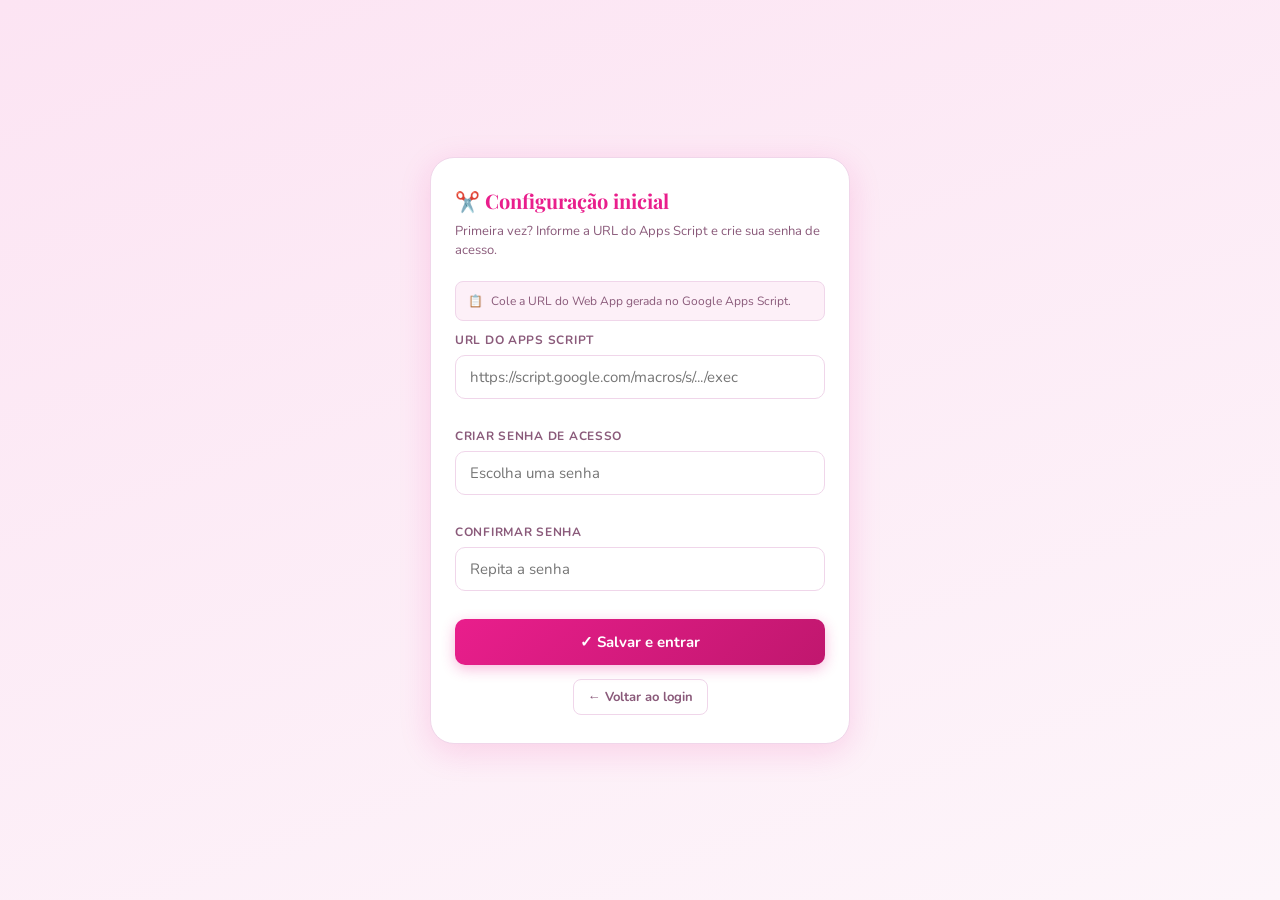
<file: index.html>
<!doctype html>
<html lang="pt-BR">
  <head>
    <meta charset="UTF-8" />
    <meta
      name="viewport"
      content="width=device-width, initial-scale=1.0, maximum-scale=1.0, user-scalable=no"
    />
    <title>Afiações by Cris</title>
    <link rel="manifest" id="pwa-manifest" />
    <meta name="theme-color" content="#E91E8C" />
    <meta name="apple-mobile-web-app-capable" content="yes" />
    <meta name="apple-mobile-web-app-status-bar-style" content="default" />
    <meta name="apple-mobile-web-app-title" content="Afiações by Cris" />
    <link
      href="https://fonts.googleapis.com/css2?family=Playfair+Display:wght@600;700&family=Nunito:wght@400;500;600;700&display=swap"
      rel="stylesheet"
    />
  </head>
  <link rel="stylesheet" href="styles.css" />
  <body>
    <!-- ── LOGIN ── -->
    <div id="login-screen">
      <div class="login-card">
        <div class="login-logo">
          <div class="scissors">✂️</div>
          <h1>Afiações by Cris</h1>
          <p>Sistema de gestão</p>
        </div>
        <div id="login-error" class="error-msg">
          Senha incorreta. Tente novamente.
        </div>
        <div class="field">
          <label>Senha</label>
          <input
            type="password"
            id="login-senha"
            placeholder="Digite sua senha"
            onkeydown="if (event.key === 'Enter') fazerLogin();"
          />
        </div>
        <button class="btn btn-primary" onclick="fazerLogin()">
          🔐 Entrar
        </button>
      </div>
    </div>

    <!-- ── CONFIG ── -->
    <div id="config-screen" style="display: none">
      <div class="config-card">
        <h2>✂️ Configuração inicial</h2>
        <p>
          Primeira vez? Informe a URL do Apps Script e crie sua senha de acesso.
        </p>

        <div class="step-hint">
          <span>📋</span
          ><span>Cole a URL do Web App gerada no Google Apps Script.</span>
        </div>

        <div class="field">
          <label>URL do Apps Script</label>
          <input
            type="url"
            id="cfg-url"
            placeholder="https://script.google.com/macros/s/.../exec"
          />
        </div>
        <div class="field">
          <label>Criar senha de acesso</label>
          <input
            type="password"
            id="cfg-senha"
            placeholder="Escolha uma senha"
          />
        </div>
        <div class="field">
          <label>Confirmar senha</label>
          <input type="password" id="cfg-senha2" placeholder="Repita a senha" />
        </div>
        <div id="cfg-error" class="error-msg">As senhas não coincidem.</div>
        <button class="btn btn-primary" onclick="salvarConfig()">
          ✓ Salvar e entrar
        </button>
        <div style="text-align: center; margin-top: 14px">
          <button
            class="btn btn-ghost btn-sm"
            onclick="voltarLogin()"
            style="width: auto; display: inline-flex"
          >
            ← Voltar ao login
          </button>
        </div>
      </div>
    </div>

    <!-- ── APP ── -->
    <div id="app">
      <div class="app-header">
        <div class="header-top">
          <div class="header-logo">
            Afiações by Cris
            <span>gestão de serviços</span>
          </div>
          <div class="header-right">
            <div class="sync-pill">
              <div class="sync-dot" id="sync-dot"></div>
              <span id="sync-status">ok</span>
            </div>
            <button class="logout-btn" onclick="logout()">Sair</button>
          </div>
        </div>
        <div class="tab-bar">
          <div class="tab active" onclick="showPage('inicio')">
            <span class="tab-icon">🏠</span>Início
          </div>
          <div class="tab" onclick="showPage('servicos')">
            <span class="tab-icon">✂️</span>Serviços
          </div>
          <div class="tab" onclick="showPage('clientes')">
            <span class="tab-icon">👥</span>Clientes
          </div>
          <div class="tab" onclick="showPage('estoque')">
            <span class="tab-icon">📦</span>Estoque
          </div>
        </div>
      </div>

      <!-- INÍCIO -->
      <div class="page active" id="page-inicio">
        <div class="hero-card">
          <div class="hero-label">Faturamento hoje</div>
          <div class="hero-value" id="m-faturamento">R$ 0,00</div>
          <div class="hero-sub" id="m-servicos-hoje">0 serviços realizados</div>
        </div>

        <div class="metrics">
          <div class="metric">
            <div class="metric-label">A receber</div>
            <div class="metric-value mv-amber" id="m-receber">R$ 0</div>
          </div>
          <div class="metric">
            <div class="metric-label">Emprestados</div>
            <div class="metric-value mv-blue" id="m-emprestados">0</div>
          </div>
        </div>

        <div class="card">
          <div class="card-title">📍 Alicates emprestados</div>
          <div id="lista-emprestados-home">
            <div class="empty">
              <span class="empty-icon">📍</span>Nenhum alicate emprestado
            </div>
          </div>
        </div>

        <div class="card">
          <div class="card-title">💰 Pendências (a receber)</div>
          <div id="lista-pendencias">
            <div class="empty">
              <span class="empty-icon">✅</span>Tudo em dia!
            </div>
          </div>
        </div>
      </div>

      <!-- SERVIÇOS -->
      <div class="page" id="page-servicos">
        <!-- NOVO SERVIÇO -->
        <div class="card">
          <div class="card-title">➕ Novo serviço</div>

          <div class="field">
            <label>Cliente</label>
            <select id="s-cliente">
              <option value="">Selecione ou cadastre abaixo...</option>
            </select>
            <button
              class="btn btn-secondary btn-sm"
              style="margin-top: 8px; width: auto"
              onclick="irParaNovaCliente()"
            >
              ➕ Nova cliente
            </button>
          </div>

          <div class="field">
            <label>O que foi feito?</label>
            <div class="chip-group" id="tipo-chips">
              <div
                class="chip active"
                data-tipo="afiac"
                onclick="toggleTipo(this)"
              >
                ✂️ Afiação
              </div>
              <div class="chip" data-tipo="molinha" onclick="toggleTipo(this)">
                🔧 Molinha
              </div>
              <div class="chip" data-tipo="venda" onclick="toggleTipo(this)">
                🛍️ Venda alicate
              </div>
            </div>
          </div>

          <!-- AFIAÇÃO -->
          <div id="bloco-afiac">
            <label>Quantidade de afiações</label>
            <div class="counter">
              <button class="counter-btn" onclick="ajustarQtd('afiac', -1)">
                −
              </button>
              <div class="counter-val" id="qtd-afiac">0</div>
              <button class="counter-btn" onclick="ajustarQtd('afiac', 1)">
                +
              </button>
            </div>
          </div>

          <!-- MOLINHA -->
          <div id="bloco-molinha" style="display: none">
            <label>Quantidade de molinhas</label>
            <div class="counter">
              <button class="counter-btn" onclick="ajustarQtd('molinha', -1)">
                −
              </button>
              <div class="counter-val" id="qtd-molinha">0</div>
              <button class="counter-btn" onclick="ajustarQtd('molinha', 1)">
                +
              </button>
            </div>
          </div>

          <!-- VENDA -->
          <div id="bloco-venda" style="display: none">
            <label>Modelos vendidos</label>
            <div class="modelo-grid">
              <div
                class="modelo-card"
                data-modelo="Mundial 777"
                data-preco="45"
                onclick="toggleModelo(this)"
              >
                <div class="mc-name">777</div>
                <div class="mc-price">R$ 45</div>
              </div>
              <div
                class="modelo-card"
                data-modelo="Mundial 722"
                data-preco="60"
                onclick="toggleModelo(this)"
              >
                <div class="mc-name">722</div>
                <div class="mc-price">R$ 60</div>
              </div>
              <div
                class="modelo-card"
                data-modelo="Mundial 775"
                data-preco="45"
                onclick="toggleModelo(this)"
              >
                <div class="mc-name">775</div>
                <div class="mc-price">R$ 45</div>
              </div>
              <div
                class="modelo-card"
                data-modelo="Mundial 772"
                data-preco="70"
                onclick="toggleModelo(this)"
              >
                <div class="mc-name">772</div>
                <div class="mc-price">R$ 70</div>
              </div>
            </div>
            <div id="qtds-modelo"></div>
          </div>

          <!-- PREVIEW VALOR -->
          <div class="price-preview" id="price-preview">
            <div id="price-rows"></div>
            <div class="price-row price-total">
              <span>Total</span>
              <span id="price-total">R$ 0,00</span>
            </div>
          </div>

          <div class="field">
            <label>Pagamento</label>
            <select id="s-pagamento">
              <option>Pix</option>
              <option>Dinheiro</option>
              <option>Cartão crédito</option>
              <option>Cartão débito</option>
              <option>A receber</option>
            </select>
          </div>

          <div class="field">
            <label>Observação (opcional)</label>
            <input
              type="text"
              id="s-obs"
              placeholder="Ex: 3x no cartão, aguardando..."
            />
          </div>

          <button class="btn btn-primary" onclick="addServico()">
            ✓ Registrar serviço
          </button>
        </div>

        <!-- EMPRÉSTIMO -->
        <div class="card">
          <div class="card-title">📍 Registrar alicate emprestado</div>
          <div class="field">
            <label>Cliente</label>
            <select id="e-cliente">
              <option value="">Selecione...</option>
            </select>
            <button
              class="btn btn-secondary btn-sm"
              style="margin-top: 8px; width: auto"
              onclick="irParaNovaCliente()"
            >
              ➕ Nova cliente
            </button>
          </div>
          <div class="row-2">
            <div class="field">
              <label>Modelo</label>
              <select id="e-modelo">
                <option value="">Selecione...</option>
                <option>Mundial 777</option>
                <option>Mundial 722</option>
                <option>Mundial 775</option>
                <option>Mundial 772</option>
                <option>Mundial 522</option>
                <option>Outro</option>
              </select>
            </div>
            <div class="field">
              <label>Qtd</label>
              <input type="number" id="e-qtd-emp" value="1" min="1" />
            </div>
          </div>
          <div class="field">
            <label>Observação / onde está</label>
            <input
              type="text"
              id="e-obs-emp"
              placeholder="Ex: casa dela para testar"
            />
          </div>
          <button class="btn btn-secondary" onclick="addEmprestimo()">
            📍 Registrar empréstimo
          </button>
        </div>

        <!-- HISTÓRICO -->
        <div class="section-label">Histórico de serviços</div>
        <div class="card">
          <div id="lista-servicos">
            <div class="empty">
              <span class="empty-icon">✂️</span>Nenhum serviço ainda
            </div>
          </div>
        </div>
      </div>

      <!-- CLIENTES -->
      <div class="page" id="page-clientes">
        <div class="card">
          <div class="card-title">➕ Nova cliente</div>
          <div class="field">
            <label>Nome completo</label>
            <input type="text" id="c-nome" placeholder="Nome da cliente" />
          </div>
          <div class="field">
            <label>Telefone / WhatsApp</label>
            <input type="tel" id="c-tel" placeholder="(31) 99999-0000" />
          </div>
          <div class="field">
            <label
              >CEP
              <span
                id="cep-spinner"
                style="display: none; font-size: 11px; color: var(--text3)"
                >🔍 buscando...</span
              ></label
            >
            <input
              type="number"
              id="c-cep"
              placeholder="00000-000"
              maxlength="9"
              oninput="formatarCEP(this)"
              style="margin-bottom: 0"
            />
          </div>
          <div id="campos-endereco" style="display: none">
            <div class="field">
              <label
                >Logradouro
                <span
                  style="font-size: 10px; color: var(--text3); font-weight: 400"
                  >(preenchido pelo CEP)</span
                ></label
              >
              <input
                type="text"
                id="c-rua"
                placeholder="Rua, Av..."
                readonly
                style="background: var(--pink-soft); color: var(--text2)"
              />
            </div>
            <div class="row-2">
              <div class="field">
                <label
                  >Bairro
                  <span
                    style="
                      font-size: 10px;
                      color: var(--text3);
                      font-weight: 400;
                    "
                    >(CEP)</span
                  ></label
                >
                <input
                  type="text"
                  id="c-bairro"
                  placeholder="Bairro"
                  readonly
                  style="background: var(--pink-soft); color: var(--text2)"
                />
              </div>
              <div class="field">
                <label>Cidade / UF</label>
                <input
                  type="text"
                  id="c-cidade-uf"
                  placeholder="Cidade/UF"
                  readonly
                  style="background: var(--pink-soft); color: var(--text2)"
                />
                <input type="hidden" id="c-cidade" /><input
                  type="hidden"
                  id="c-uf"
                />
              </div>
            </div>
            <div class="field">
              <label>Número ✏️</label>
              <input type="text" id="c-numero" placeholder="123" />
            </div>
            <div class="field">
              <label>Complemento ✏️</label>
              <input
                type="text"
                id="c-complemento"
                placeholder="Apto, bloco, casa..."
              />
            </div>
            <div class="field">
              <label>Referência ✏️</label>
              <input
                type="text"
                id="c-referencia"
                placeholder="Ex: ao lado do posto"
              />
            </div>
          </div>
          <div class="field">
            <label>Bairro / Referência rápida (sem CEP)</label>
            <input
              type="text"
              id="c-local"
              placeholder="Ex: Iguaçu, do lado do posto"
            />
          </div>
          <div class="field">
            <label>Observação</label>
            <textarea id="c-obs" placeholder="Informações úteis..."></textarea>
          </div>
          <button class="btn btn-primary" onclick="addCliente()">
            💾 Salvar cliente
          </button>
        </div>

        <div class="search-wrap">
          <span class="search-icon">🔍</span>
          <input
            type="text"
            placeholder="Buscar cliente..."
            oninput="renderClientes(this.value)"
          />
        </div>

        <div id="lista-clientes">
          <div class="empty">
            <span class="empty-icon">👥</span>Nenhuma cliente ainda
          </div>
        </div>
      </div>

      <!-- ESTOQUE -->
      <div class="page" id="page-estoque">
        <div class="card">
          <div class="card-title">➕ Entrada de estoque</div>
          <div class="row-2">
            <div class="field">
              <label>Modelo</label>
              <select id="est-modelo">
                <option value="">Selecione...</option>
                <option>Mundial 777</option>
                <option>Mundial 722</option>
                <option>Mundial 775</option>
                <option>Mundial 772</option>
              </select>
            </div>
            <div class="field">
              <label>Quantidade</label>
              <input type="number" id="est-qtd" value="1" min="1" />
            </div>
          </div>
          <div class="field">
            <label>Custo unitário (R$) — opcional</label>
            <input
              type="number"
              id="est-custo"
              placeholder="0,00"
              step="0.50"
            />
          </div>
          <button class="btn btn-primary" onclick="addEstoque()">
            📦 Registrar entrada
          </button>
        </div>

        <div class="card">
          <div class="card-title">📊 Estoque atual</div>
          <div id="resumo-estoque">
            <div class="empty">Nenhum registro ainda</div>
          </div>
        </div>

        <div class="card">
          <div class="card-title">📋 Entradas registradas</div>
          <div id="lista-estoque">
            <div class="empty">Nenhum registro ainda</div>
          </div>
        </div>
      </div>
    </div>

    <!-- MODAL EDITAR ESTOQUE -->
    <div class="modal-bg" id="modal-editar-estoque">
      <div class="modal">
        <div class="modal-handle"></div>
        <div class="modal-header">
          <div class="modal-title">📦 Ajuste manual de estoque</div>
          <button
            class="modal-close"
            onclick="fecharModal('modal-editar-estoque')"
          >
            ✕
          </button>
        </div>
        <div
          style="
            background: var(--amber-light);
            border: 1px solid #f5d87a;
            border-radius: 8px;
            padding: 10px 12px;
            font-size: 12px;
            color: var(--amber);
            margin-bottom: 14px;
          "
        >
          ⚠️ Use apenas para corrigir erros. O ajuste registra uma entrada ou
          saída avulsa no histórico.
        </div>
        <div
          style="font-weight: 700; font-size: 15px; margin-bottom: 12px"
          id="ee-nome-modelo"
        ></div>
        <div class="field">
          <label>Quantidade atual em estoque</label
          ><input
            type="number"
            id="ee-qtd-atual"
            readonly
            style="background: var(--pink-soft); color: var(--text2)"
          />
        </div>
        <div class="field">
          <label>Nova quantidade correta</label
          ><input type="number" id="ee-qtd-nova" min="0" placeholder="Ex: 5" />
        </div>
        <div class="modal-btn-row">
          <button
            class="btn btn-primary"
            style="flex: 1"
            onclick="salvarAjusteEstoque()"
          >
            📦 Aplicar ajuste
          </button>
        </div>
      </div>
    </div>

    <!-- MODAL CLIENTE -->
    <div class="modal-bg" id="modal-cliente">
      <div class="modal">
        <div class="modal-handle"></div>
        <div class="modal-header">
          <div class="modal-title" id="modal-nome">Cliente</div>
          <button class="modal-close" onclick="fecharModal('modal-cliente')">
            ✕
          </button>
        </div>
        <div id="modal-content"></div>
      </div>
    </div>

    <!-- MODAL EDITAR CLIENTE -->
    <div class="modal-bg" id="modal-editar-cliente">
      <div class="modal">
        <div class="modal-handle"></div>
        <div class="modal-header">
          <div class="modal-title">✏️ Editar cliente</div>
          <button
            class="modal-close"
            onclick="fecharModal('modal-editar-cliente')"
          >
            ✕
          </button>
        </div>
        <div class="field">
          <label>Nome completo</label
          ><input type="text" id="ec-nome" placeholder="Nome" />
        </div>
        <div class="field">
          <label>Telefone / WhatsApp</label
          ><input type="tel" id="ec-tel" placeholder="(31) 99999-0000" />
        </div>
        <div class="field">
          <label>Bairro / Referência</label
          ><input type="text" id="ec-local" placeholder="Ex: Iguaçu" />
        </div>
        <div class="field">
          <label>Observação</label
          ><textarea id="ec-obs" placeholder="Informações úteis..."></textarea>
        </div>
        <div class="modal-btn-row">
          <button
            class="btn btn-primary"
            style="flex: 1"
            onclick="salvarEdicaoCliente()"
          >
            💾 Salvar
          </button>
          <button
            class="btn btn-danger"
            style="flex: 1"
            onclick="excluirCliente()"
          >
            🗑️ Excluir
          </button>
        </div>
      </div>
    </div>

    <!-- MODAL EDITAR SERVIÇO -->
    <div class="modal-bg" id="modal-editar-servico">
      <div class="modal">
        <div class="modal-handle"></div>
        <div class="modal-header">
          <div class="modal-title">✏️ Editar serviço</div>
          <button
            class="modal-close"
            onclick="fecharModal('modal-editar-servico')"
          >
            ✕
          </button>
        </div>
        <div class="field">
          <label>Descrição</label
          ><input
            type="text"
            id="es-descricao"
            placeholder="Descrição do serviço"
          />
        </div>
        <div class="field">
          <label>Valor (R$)</label
          ><input type="number" id="es-valor" placeholder="0.00" step="0.50" />
        </div>
        <div class="field">
          <label>Pagamento</label>
          <select id="es-pagamento">
            <option>Pix</option>
            <option>Dinheiro</option>
            <option>Cartão crédito</option>
            <option>Cartão débito</option>
            <option>A receber</option>
          </select>
        </div>
        <div class="field">
          <label>Status</label>
          <select id="es-pago">
            <option value="true">✅ Pago</option>
            <option value="false">⏳ A receber</option>
          </select>
        </div>
        <div class="field">
          <label>Observação</label
          ><input type="text" id="es-obs" placeholder="Observação" />
        </div>
        <div class="modal-btn-row">
          <button
            class="btn btn-primary"
            style="flex: 1"
            onclick="salvarEdicaoServico()"
          >
            💾 Salvar
          </button>
          <button
            class="btn btn-danger"
            style="flex: 1"
            onclick="excluirServico()"
          >
            🗑️ Excluir
          </button>
        </div>
      </div>
    </div>

    <!-- PWA INSTALL BANNER -->
    <div id="pwa-banner">
      <div class="pwa-text">
        <strong>📲 Instalar como app</strong>Acesse mais rápido no celular!
      </div>
      <button class="btn-pwa-install" id="pwa-install-btn">Instalar</button>
      <button class="btn-pwa-close" onclick="fecharPWABanner()">✕</button>
    </div>

    <div class="toast" id="toast"></div>
    <script src="api.js"></script>
    <script src="app.js"></script>
  </body>
</html>
</file>
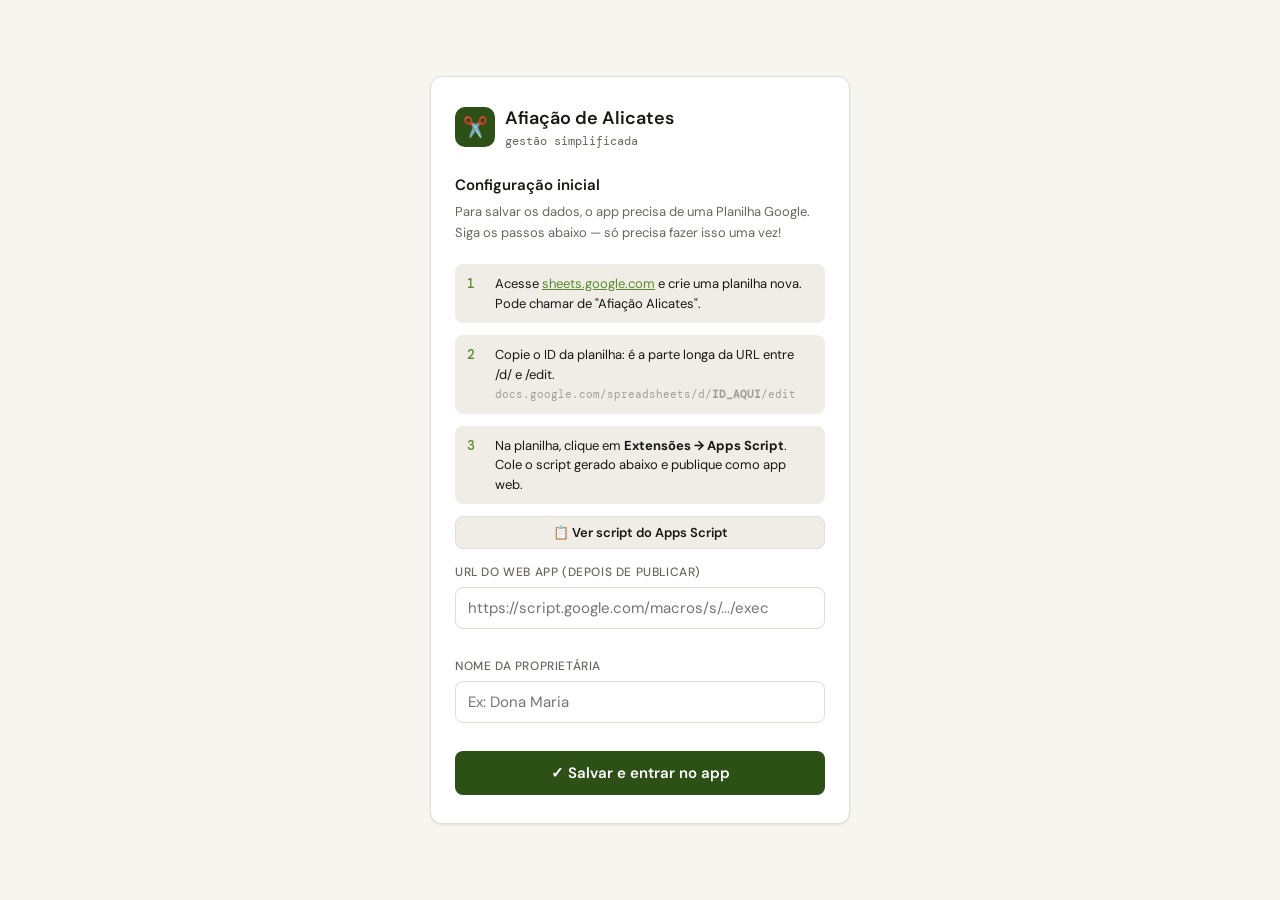
<file: index.html.html>
<!DOCTYPE html>
<html lang="pt-BR">
<head>
<meta charset="UTF-8">
<meta name="viewport" content="width=device-width, initial-scale=1.0, maximum-scale=1.0">
<title>Afiação de Alicates</title>
<link rel="preconnect" href="https://fonts.googleapis.com">
<link href="https://fonts.googleapis.com/css2?family=DM+Sans:wght@400;500;600&family=DM+Mono:wght@400;500&display=swap" rel="stylesheet">
<style>
:root {
  --bg: #F7F5F0;
  --surface: #FFFFFF;
  --surface2: #F0EDE6;
  --border: #E2DDD6;
  --text: #1A1814;
  --text2: #6B6560;
  --text3: #A39E99;
  --accent: #2D5016;
  --accent-light: #EAF0E2;
  --accent-mid: #5A8A2E;
  --amber: #92400E;
  --amber-light: #FEF3C7;
  --red: #991B1B;
  --red-light: #FEE2E2;
  --blue: #1E3A5F;
  --blue-light: #DBEAFE;
  --radius: 12px;
  --radius-sm: 8px;
  --shadow: 0 1px 3px rgba(0,0,0,0.06), 0 1px 2px rgba(0,0,0,0.04);
}

* { box-sizing: border-box; margin: 0; padding: 0; -webkit-tap-highlight-color: transparent; }

body {
  font-family: 'DM Sans', sans-serif;
  background: var(--bg);
  color: var(--text);
  min-height: 100vh;
  font-size: 15px;
  line-height: 1.5;
}

/* CONFIG SCREEN */
#config-screen {
  min-height: 100vh;
  display: flex;
  flex-direction: column;
  align-items: center;
  justify-content: center;
  padding: 24px;
  background: var(--bg);
}

.config-card {
  background: var(--surface);
  border: 1px solid var(--border);
  border-radius: var(--radius);
  padding: 28px 24px;
  width: 100%;
  max-width: 420px;
  box-shadow: var(--shadow);
}

.logo {
  display: flex;
  align-items: center;
  gap: 10px;
  margin-bottom: 24px;
}

.logo-icon {
  width: 40px;
  height: 40px;
  background: var(--accent);
  border-radius: 10px;
  display: flex;
  align-items: center;
  justify-content: center;
  font-size: 20px;
}

.logo-text {
  font-size: 18px;
  font-weight: 600;
  color: var(--text);
}

.logo-sub {
  font-size: 12px;
  color: var(--text2);
  font-family: 'DM Mono', monospace;
}

.config-title {
  font-size: 15px;
  font-weight: 600;
  margin-bottom: 6px;
}

.config-desc {
  font-size: 13px;
  color: var(--text2);
  margin-bottom: 20px;
  line-height: 1.6;
}

.step {
  display: flex;
  gap: 10px;
  margin-bottom: 12px;
  padding: 10px 12px;
  background: var(--surface2);
  border-radius: var(--radius-sm);
  font-size: 13px;
}

.step-num {
  font-family: 'DM Mono', monospace;
  font-weight: 500;
  color: var(--accent-mid);
  min-width: 18px;
}

.step a { color: var(--accent-mid); }

label {
  display: block;
  font-size: 12px;
  font-weight: 500;
  color: var(--text2);
  margin-bottom: 6px;
  text-transform: uppercase;
  letter-spacing: 0.05em;
}

input, select, textarea {
  width: 100%;
  padding: 10px 12px;
  font-size: 15px;
  font-family: 'DM Sans', sans-serif;
  border: 1px solid var(--border);
  border-radius: var(--radius-sm);
  background: var(--surface);
  color: var(--text);
  outline: none;
  transition: border-color .15s;
  margin-bottom: 14px;
  -webkit-appearance: none;
}

input:focus, select:focus, textarea:focus {
  border-color: var(--accent-mid);
  box-shadow: 0 0 0 3px rgba(90,138,46,0.12);
}

textarea { resize: vertical; min-height: 72px; }

.btn {
  display: flex;
  align-items: center;
  justify-content: center;
  gap: 6px;
  width: 100%;
  padding: 12px;
  font-size: 15px;
  font-weight: 600;
  font-family: 'DM Sans', sans-serif;
  border: none;
  border-radius: var(--radius-sm);
  cursor: pointer;
  transition: opacity .15s, transform .1s;
}

.btn:active { transform: scale(0.98); }
.btn-primary { background: var(--accent); color: #fff; }
.btn-primary:hover { opacity: 0.9; }
.btn-secondary { background: var(--surface2); color: var(--text); border: 1px solid var(--border); }
.btn-sm { padding: 7px 14px; font-size: 13px; width: auto; }
.btn-danger { background: var(--red-light); color: var(--red); }

/* APP */
#app { display: none; min-height: 100vh; flex-direction: column; }

/* HEADER */
.app-header {
  background: var(--surface);
  border-bottom: 1px solid var(--border);
  padding: 14px 16px 0;
  position: sticky;
  top: 0;
  z-index: 100;
}

.header-top {
  display: flex;
  align-items: center;
  justify-content: space-between;
  margin-bottom: 12px;
}

.header-logo { font-size: 16px; font-weight: 600; }
.header-sync {
  font-size: 12px;
  color: var(--text3);
  font-family: 'DM Mono', monospace;
  display: flex;
  align-items: center;
  gap: 5px;
}

.sync-dot {
  width: 6px;
  height: 6px;
  border-radius: 50%;
  background: var(--accent-mid);
}

.sync-dot.syncing { background: var(--amber); animation: pulse 1s infinite; }
.sync-dot.error { background: var(--red); }

@keyframes pulse {
  0%, 100% { opacity: 1; }
  50% { opacity: 0.3; }
}

/* TABS */
.tab-bar {
  display: flex;
  gap: 0;
}

.tab {
  flex: 1;
  padding: 10px 4px 12px;
  text-align: center;
  font-size: 11px;
  font-weight: 500;
  color: var(--text3);
  cursor: pointer;
  border-bottom: 2px solid transparent;
  transition: all .15s;
  user-select: none;
}

.tab.active {
  color: var(--accent);
  border-bottom-color: var(--accent);
}

.tab-icon { font-size: 22px; display: block; margin-bottom: 2px; }

/* PAGES */
.page { display: none; padding: 16px; flex: 1; }
.page.active { display: block; }

/* CARDS */
.card {
  background: var(--surface);
  border: 1px solid var(--border);
  border-radius: var(--radius);
  padding: 14px 16px;
  margin-bottom: 12px;
  box-shadow: var(--shadow);
}

.card-title {
  font-size: 12px;
  font-weight: 600;
  text-transform: uppercase;
  letter-spacing: 0.06em;
  color: var(--text2);
  margin-bottom: 12px;
}

/* METRICS */
.metrics {
  display: grid;
  grid-template-columns: 1fr 1fr;
  gap: 10px;
  margin-bottom: 14px;
}

.metric {
  background: var(--surface);
  border: 1px solid var(--border);
  border-radius: var(--radius);
  padding: 12px 14px;
}

.metric-label { font-size: 11px; color: var(--text3); font-weight: 500; text-transform: uppercase; letter-spacing: .05em; margin-bottom: 4px; }
.metric-value { font-size: 26px; font-weight: 600; line-height: 1; }
.metric-value.green { color: var(--accent-mid); }
.metric-value.amber { color: var(--amber); }
.metric-value.blue { color: var(--blue); }

/* BADGES */
.badge {
  display: inline-block;
  font-size: 11px;
  font-weight: 600;
  padding: 3px 9px;
  border-radius: 20px;
  letter-spacing: 0.03em;
}

.badge-pago { background: var(--accent-light); color: var(--accent); }
.badge-pendente { background: var(--amber-light); color: var(--amber); }
.badge-teste { background: var(--blue-light); color: var(--blue); }
.badge-venda { background: var(--surface2); color: var(--text2); }

/* LISTS */
.list-item {
  display: flex;
  justify-content: space-between;
  align-items: flex-start;
  padding: 12px 0;
  border-bottom: 1px solid var(--border);
  gap: 10px;
}

.list-item:last-child { border-bottom: none; padding-bottom: 0; }
.list-item:first-child { padding-top: 0; }

.item-main { flex: 1; min-width: 0; }
.item-name { font-weight: 500; font-size: 15px; white-space: nowrap; overflow: hidden; text-overflow: ellipsis; }
.item-sub { font-size: 13px; color: var(--text2); margin-top: 2px; }
.item-tiny { font-size: 11px; color: var(--text3); margin-top: 3px; font-family: 'DM Mono', monospace; }
.item-right { text-align: right; flex-shrink: 0; }
.item-value { font-weight: 600; font-size: 15px; margin-bottom: 4px; }

.empty {
  text-align: center;
  padding: 32px 16px;
  color: var(--text3);
  font-size: 14px;
}

.empty-icon { font-size: 36px; display: block; margin-bottom: 8px; opacity: 0.5; }

/* FORM */
.form-section { margin-bottom: 20px; }

.field { margin-bottom: 14px; }
.field:last-child { margin-bottom: 0; }

.row-2 { display: grid; grid-template-columns: 1fr 1fr; gap: 10px; }

.toggle-btn {
  font-size: 12px;
  font-weight: 500;
  font-family: 'DM Sans', sans-serif;
  background: var(--surface2);
  border: 1px solid var(--border);
  border-radius: 20px;
  padding: 4px 12px;
  cursor: pointer;
  color: var(--text2);
  transition: all .15s;
}

.toggle-btn:hover { background: var(--border); }

/* STOCK */
.stock-row {
  display: flex;
  align-items: center;
  justify-content: space-between;
  padding: 10px 0;
  border-bottom: 1px solid var(--border);
}

.stock-row:last-child { border-bottom: none; }
.stock-modelo { font-weight: 500; font-size: 14px; }
.stock-sub { font-size: 12px; color: var(--text2); margin-top: 2px; }
.stock-num { font-size: 22px; font-weight: 600; }
.stock-num.ok { color: var(--accent-mid); }
.stock-num.low { color: var(--amber); }
.stock-num.zero { color: var(--red); }

/* SEARCH */
.search-wrap { position: relative; margin-bottom: 12px; }
.search-wrap input { padding-left: 36px; margin-bottom: 0; }
.search-icon { position: absolute; left: 12px; top: 50%; transform: translateY(-50%); font-size: 16px; color: var(--text3); pointer-events: none; }

/* LOADING */
.loading {
  text-align: center;
  padding: 20px;
  color: var(--text3);
  font-size: 13px;
  font-family: 'DM Mono', monospace;
}

/* TOAST */
.toast {
  position: fixed;
  bottom: 80px;
  left: 50%;
  transform: translateX(-50%) translateY(20px);
  background: var(--text);
  color: #fff;
  padding: 10px 18px;
  border-radius: 20px;
  font-size: 13px;
  font-weight: 500;
  opacity: 0;
  transition: all .25s;
  z-index: 999;
  white-space: nowrap;
  pointer-events: none;
}

.toast.show { opacity: 1; transform: translateX(-50%) translateY(0); }

/* MODAL */
.modal-bg {
  display: none;
  position: fixed;
  inset: 0;
  background: rgba(0,0,0,0.4);
  z-index: 200;
  align-items: flex-end;
  justify-content: center;
}

.modal-bg.open { display: flex; }

.modal {
  background: var(--surface);
  border-radius: 20px 20px 0 0;
  padding: 20px 20px 32px;
  width: 100%;
  max-width: 480px;
  max-height: 90vh;
  overflow-y: auto;
}

.modal-header {
  display: flex;
  align-items: center;
  justify-content: space-between;
  margin-bottom: 20px;
}

.modal-title { font-size: 17px; font-weight: 600; }
.modal-close { font-size: 22px; cursor: pointer; color: var(--text3); background: var(--surface2); border: none; border-radius: 50%; width: 32px; height: 32px; display: flex; align-items: center; justify-content: center; }

/* NAV BOTTOM */
.bottom-nav { height: 60px; } /* spacer */

/* CLIENTE DETAIL */
.avatar {
  width: 44px;
  height: 44px;
  border-radius: 50%;
  background: var(--accent-light);
  color: var(--accent);
  font-weight: 600;
  font-size: 16px;
  display: flex;
  align-items: center;
  justify-content: center;
  flex-shrink: 0;
}

.detail-row {
  display: flex;
  gap: 8px;
  align-items: flex-start;
  padding: 8px 0;
  border-bottom: 1px solid var(--border);
  font-size: 14px;
}
.detail-row:last-child { border-bottom: none; }
.detail-key { color: var(--text2); min-width: 80px; font-size: 12px; padding-top: 2px; }
</style>
</head>
<body>

<!-- CONFIG SCREEN -->
<div id="config-screen">
  <div class="config-card">
    <div class="logo">
      <div class="logo-icon">✂️</div>
      <div>
        <div class="logo-text">Afiação de Alicates</div>
        <div class="logo-sub">gestão simplificada</div>
      </div>
    </div>

    <div class="config-title">Configuração inicial</div>
    <div class="config-desc">Para salvar os dados, o app precisa de uma Planilha Google. Siga os passos abaixo — só precisa fazer isso uma vez!</div>

    <div class="step"><span class="step-num">1</span><span>Acesse <a href="https://sheets.google.com" target="_blank">sheets.google.com</a> e crie uma planilha nova. Pode chamar de "Afiação Alicates".</span></div>
    <div class="step"><span class="step-num">2</span><span>Copie o ID da planilha: é a parte longa da URL entre /d/ e /edit.<br><span style="font-family:'DM Mono',monospace;font-size:11px;color:var(--text3)">docs.google.com/spreadsheets/d/<b>ID_AQUI</b>/edit</span></span></div>
    <div class="step"><span class="step-num">3</span><span>Na planilha, clique em <b>Extensões → Apps Script</b>. Cole o script gerado abaixo e publique como app web.</span></div>

    <div style="margin-bottom:14px">
      <button class="btn btn-secondary btn-sm" onclick="mostrarScript()" style="width:100%;margin-bottom:10px">📋 Ver script do Apps Script</button>
      <div id="script-box" style="display:none;background:var(--surface2);border-radius:var(--radius-sm);padding:12px;font-size:11px;font-family:'DM Mono',monospace;color:var(--text2);white-space:pre-wrap;word-break:break-all;max-height:180px;overflow-y:auto;margin-bottom:10px;border:1px solid var(--border)"></div>
    </div>

    <div class="field">
      <label>URL do Web App (depois de publicar)</label>
      <input type="url" id="cfg-url" placeholder="https://script.google.com/macros/s/.../exec">
    </div>

    <div class="field">
      <label>Nome da proprietária</label>
      <input type="text" id="cfg-nome" placeholder="Ex: Dona Maria">
    </div>

    <button class="btn btn-primary" onclick="salvarConfig()">✓ Salvar e entrar no app</button>
  </div>
</div>

<!-- APP -->
<div id="app">
  <div class="app-header">
    <div class="header-top">
      <div class="header-logo">✂️ Afiação</div>
      <div class="header-sync">
        <div class="sync-dot" id="sync-dot"></div>
        <span id="sync-status">sincronizado</span>
      </div>
    </div>
    <div class="tab-bar">
      <div class="tab active" onclick="showPage('inicio')">
        <span class="tab-icon">🏠</span>Início
      </div>
      <div class="tab" onclick="showPage('vendas')">
        <span class="tab-icon">💰</span>Vendas
      </div>
      <div class="tab" onclick="showPage('clientes')">
        <span class="tab-icon">👥</span>Clientes
      </div>
      <div class="tab" onclick="showPage('estoque')">
        <span class="tab-icon">📦</span>Estoque
      </div>
    </div>
  </div>

  <!-- INÍCIO -->
  <div class="page active" id="page-inicio">
    <div class="metrics">
      <div class="metric">
        <div class="metric-label">Vendas hoje</div>
        <div class="metric-value green" id="m-hoje">—</div>
      </div>
      <div class="metric">
        <div class="metric-label">A receber</div>
        <div class="metric-value amber" id="m-receber">—</div>
      </div>
      <div class="metric">
        <div class="metric-label">Em teste</div>
        <div class="metric-value blue" id="m-testes">—</div>
      </div>
      <div class="metric">
        <div class="metric-label">Clientes</div>
        <div class="metric-value" id="m-clientes-total">—</div>
      </div>
    </div>

    <div class="card">
      <div class="card-title">📍 Alicates em teste</div>
      <div id="lista-testes-home"><div class="loading">carregando...</div></div>
    </div>

    <div class="card">
      <div class="card-title">➕ Registrar alicate em teste</div>
      <div class="field">
        <label>Cliente</label>
        <select id="t-cliente"><option value="">Selecione...</option></select>
      </div>
      <div class="field">
        <label>Modelo</label>
        <select id="t-modelo">
          <option value="">Selecione...</option>
          <option>Mundial 522</option>
          <option>Mundial 722</option>
          <option>Mundial 775</option>
          <option>Mundial 772</option>
          <option>Mundial 777</option>
          <option>Outro</option>
        </select>
      </div>
      <div class="field">
        <label>Observação</label>
        <input type="text" id="t-obs" placeholder="Ex: Deixou na casa para testar">
      </div>
      <button class="btn btn-primary" onclick="addTeste()">Registrar teste</button>
    </div>
  </div>

  <!-- VENDAS -->
  <div class="page" id="page-vendas">
    <div class="card">
      <div class="card-title">➕ Nova venda / afiação</div>
      <div class="field">
        <label>Cliente</label>
        <select id="v-cliente"><option value="">Selecione...</option></select>
      </div>
      <div class="row-2">
        <div class="field">
          <label>Tipo</label>
          <select id="v-tipo">
            <option value="Afiação">Afiação</option>
            <option value="Venda">Alicate novo</option>
          </select>
        </div>
        <div class="field">
          <label>Modelo</label>
          <select id="v-modelo">
            <option value="">Selecione...</option>
            <option>Mundial 522</option>
            <option>Mundial 722</option>
            <option>Mundial 775</option>
            <option>Mundial 772</option>
            <option>Mundial 777</option>
            <option>Outro</option>
          </select>
        </div>
      </div>
      <div class="row-2">
        <div class="field">
          <label>Valor (R$)</label>
          <input type="number" id="v-valor" placeholder="0,00" step="0.50" min="0">
        </div>
        <div class="field">
          <label>Pagamento</label>
          <select id="v-pagamento">
            <option>Pix</option>
            <option>Dinheiro</option>
            <option>A receber</option>
          </select>
        </div>
      </div>
      <button class="btn btn-primary" onclick="addVenda()">Registrar venda</button>
    </div>

    <div class="card">
      <div class="card-title">📋 Histórico</div>
      <div id="lista-vendas"><div class="loading">carregando...</div></div>
    </div>
  </div>

  <!-- CLIENTES -->
  <div class="page" id="page-clientes">
    <div class="card">
      <div class="card-title">➕ Nova cliente</div>
      <div class="field">
        <label>Nome completo</label>
        <input type="text" id="c-nome" placeholder="Nome da cliente">
      </div>
      <div class="field">
        <label>Telefone / WhatsApp</label>
        <input type="tel" id="c-tel" placeholder="(31) 99999-0000">
      </div>
      <div class="field">
        <label>Bairro / Referência</label>
        <input type="text" id="c-local" placeholder="Ex: Centro, perto da farmácia">
      </div>
      <div class="field">
        <label>Observação</label>
        <textarea id="c-obs" placeholder="Preferências, modelo favorito..."></textarea>
      </div>
      <button class="btn btn-primary" onclick="addCliente()">Salvar cliente</button>
    </div>

    <div class="search-wrap">
      <span class="search-icon">🔍</span>
      <input type="text" placeholder="Buscar cliente..." oninput="renderClientes(this.value)">
    </div>

    <div id="lista-clientes"><div class="loading">carregando...</div></div>
  </div>

  <!-- ESTOQUE -->
  <div class="page" id="page-estoque">
    <div class="card">
      <div class="card-title">➕ Entrada de estoque</div>
      <div class="row-2">
        <div class="field">
          <label>Modelo</label>
          <select id="e-modelo">
            <option value="">Selecione...</option>
            <option>Mundial 522</option>
            <option>Mundial 722</option>
            <option>Mundial 775</option>
            <option>Mundial 772</option>
            <option>Mundial 777</option>
            <option>Outro</option>
          </select>
        </div>
        <div class="field">
          <label>Quantidade</label>
          <input type="number" id="e-qtd" value="1" min="1">
        </div>
      </div>
      <div class="field">
        <label>Custo unitário (R$) — opcional</label>
        <input type="number" id="e-custo" placeholder="0,00" step="0.50" min="0">
      </div>
      <button class="btn btn-primary" onclick="addEstoque()">Registrar entrada</button>
    </div>

    <div class="card">
      <div class="card-title">📊 Estoque por modelo</div>
      <div id="resumo-estoque"><div class="loading">carregando...</div></div>
    </div>

    <div class="card">
      <div class="card-title">📋 Entradas registradas</div>
      <div id="lista-estoque"><div class="loading">carregando...</div></div>
    </div>
  </div>

  <div class="bottom-nav"></div>
</div>

<!-- MODAL CLIENTE -->
<div class="modal-bg" id="modal-cliente">
  <div class="modal">
    <div class="modal-header">
      <div class="modal-title" id="modal-nome">Cliente</div>
      <button class="modal-close" onclick="fecharModal()">✕</button>
    </div>
    <div id="modal-content"></div>
  </div>
</div>

<div class="toast" id="toast"></div>

<script>
const MODELOS = ['Mundial 522','Mundial 722','Mundial 775','Mundial 772','Mundial 777','Outro'];

let CFG = {};
let DATA = { clientes: [], vendas: [], testes: [], estoque: [] };
let syncing = false;

// ── CONFIG ──────────────────────────────────────────────
function salvarConfig() {
  const url = document.getElementById('cfg-url').value.trim();
  const nome = document.getElementById('cfg-nome').value.trim();
  if (!url) return toast('Informe a URL do Web App', true);
  CFG = { url, nome };
  localStorage.setItem('alicat-cfg', JSON.stringify(CFG));
  iniciarApp();
}

function carregarConfig() {
  try {
    const s = localStorage.getItem('alicat-cfg');
    if (s) CFG = JSON.parse(s);
  } catch(e) {}
}

// ── APPS SCRIPT ─────────────────────────────────────────
function mostrarScript() {
  const box = document.getElementById('script-box');
  if (box.style.display === 'block') { box.style.display = 'none'; return; }
  box.style.display = 'block';
  box.textContent = getScript();
}

function getScript() {
  return `function doPost(e) {
  try {
    var ss = SpreadsheetApp.getActiveSpreadsheet();
    var data = JSON.parse(e.postData.contents);
    var sheet = ss.getSheetByName(data.sheet) || ss.insertSheet(data.sheet);
    if (data.action === 'append') {
      if (sheet.getLastRow() === 0) sheet.appendRow(data.headers);
      sheet.appendRow(data.row);
    } else if (data.action === 'update') {
      var vals = sheet.getDataRange().getValues();
      for (var i = 1; i < vals.length; i++) {
        if (String(vals[i][0]) === String(data.id)) {
          var row = sheet.getRange(i+1, 1, 1, data.row.length);
          row.setValues([data.row]); break;
        }
      }
    } else if (data.action === 'delete') {
      var vals = sheet.getDataRange().getValues();
      for (var i = 1; i < vals.length; i++) {
        if (String(vals[i][0]) === String(data.id)) {
          sheet.deleteRow(i+1); break;
        }
      }
    }
    return ContentService.createTextOutput(JSON.stringify({ok:true})).setMimeType(ContentService.MimeType.JSON);
  } catch(err) {
    return ContentService.createTextOutput(JSON.stringify({ok:false,error:err.message})).setMimeType(ContentService.MimeType.JSON);
  }
}

function doGet(e) {
  try {
    var ss = SpreadsheetApp.getActiveSpreadsheet();
    var sheets = ['Clientes','Vendas','Testes','Estoque'];
    var result = {};
    sheets.forEach(function(name) {
      var s = ss.getSheetByName(name);
      if (!s || s.getLastRow() < 2) { result[name] = []; return; }
      var vals = s.getDataRange().getValues();
      var headers = vals[0];
      result[name] = vals.slice(1).map(function(row) {
        var obj = {};
        headers.forEach(function(h,i){ obj[h] = row[i]; });
        return obj;
      });
    });
    return ContentService.createTextOutput(JSON.stringify(result)).setMimeType(ContentService.MimeType.JSON);
  } catch(err) {
    return ContentService.createTextOutput(JSON.stringify({error:err.message})).setMimeType(ContentService.MimeType.JSON);
  }
}`;
}

// ── SYNC ─────────────────────────────────────────────────
function setSyncStatus(s) {
  const dot = document.getElementById('sync-dot');
  const txt = document.getElementById('sync-status');
  dot.className = 'sync-dot' + (s === 'syncing' ? ' syncing' : s === 'error' ? ' error' : '');
  txt.textContent = s === 'syncing' ? 'salvando...' : s === 'error' ? 'erro' : 'sincronizado';
}

async function fetchData() {
  if (!CFG.url) return;
  setSyncStatus('syncing');
  try {
    const r = await fetch(CFG.url, { method: 'GET' });
    const d = await r.json();
    if (d.Clientes) DATA.clientes = d.Clientes.map(normalizeCliente);
    if (d.Vendas) DATA.vendas = d.Vendas.map(normalizeVenda);
    if (d.Testes) DATA.testes = d.Testes.map(normalizeTeste);
    if (d.Estoque) DATA.estoque = d.Estoque.map(normalizeEstoque);
    setSyncStatus('ok');
    renderAll();
  } catch(e) {
    setSyncStatus('error');
    toast('Erro ao carregar dados. Verifique a URL.', true);
  }
}

async function postData(payload) {
  setSyncStatus('syncing');
  try {
    await fetch(CFG.url, {
      method: 'POST',
      body: JSON.stringify(payload),
      headers: { 'Content-Type': 'text/plain' }
    });
    setSyncStatus('ok');
  } catch(e) {
    setSyncStatus('error');
    toast('Erro ao salvar. Dados locais preservados.', true);
  }
}

// ── NORMALIZE ────────────────────────────────────────────
function normalizeCliente(r) {
  return { id: String(r.id||r.ID||''), nome: r.nome||r.Nome||'', tel: r.tel||r.Tel||'', local: r.local||r.Local||'', obs: r.obs||r.Obs||'', data: r.data||r.Data||'' };
}
function normalizeVenda(r) {
  return { id: String(r.id||r.ID||''), clienteNome: r.clienteNome||r.ClienteNome||'', tipo: r.tipo||r.Tipo||'', modelo: r.modelo||r.Modelo||'', valor: parseFloat(r.valor||r.Valor||0), pagamento: r.pagamento||r.Pagamento||'', pago: String(r.pago||r.Pago||'') === 'true' || String(r.pago||r.Pago||'') === 'TRUE', data: r.data||r.Data||'', hora: r.hora||r.Hora||'' };
}
function normalizeTeste(r) {
  return { id: String(r.id||r.ID||''), clienteNome: r.clienteNome||r.ClienteNome||'', modelo: r.modelo||r.Modelo||'', obs: r.obs||r.Obs||'', data: r.data||r.Data||'' };
}
function normalizeEstoque(r) {
  return { id: String(r.id||r.ID||''), modelo: r.modelo||r.Modelo||'', qtd: parseInt(r.qtd||r.Qtd||0), custo: parseFloat(r.custo||r.Custo||0), data: r.data||r.Data||'' };
}

// ── HOJE ─────────────────────────────────────────────────
function hoje() {
  return new Date().toLocaleDateString('pt-BR');
}

function agora() {
  return new Date().toLocaleTimeString('pt-BR', { hour: '2-digit', minute: '2-digit' });
}

function uid() {
  return Date.now() + Math.random().toString(36).slice(2,6);
}

// ── ACTIONS ──────────────────────────────────────────────
async function addCliente() {
  const nome = document.getElementById('c-nome').value.trim();
  if (!nome) return toast('Informe o nome da cliente', true);
  const c = { id: uid(), nome, tel: document.getElementById('c-tel').value.trim(), local: document.getElementById('c-local').value.trim(), obs: document.getElementById('c-obs').value.trim(), data: hoje() };
  DATA.clientes.push(c);
  renderAll();
  ['c-nome','c-tel','c-local','c-obs'].forEach(id => document.getElementById(id).value = '');
  toast('Cliente salva!');
  await postData({ sheet: 'Clientes', action: 'append', headers: ['id','nome','tel','local','obs','data'], row: [c.id, c.nome, c.tel, c.local, c.obs, c.data] });
}

async function addVenda() {
  const cn = document.getElementById('v-cliente').value;
  const modelo = document.getElementById('v-modelo').value;
  const valor = parseFloat(document.getElementById('v-valor').value) || 0;
  if (!cn) return toast('Selecione a cliente', true);
  if (!modelo) return toast('Selecione o modelo', true);
  const pagamento = document.getElementById('v-pagamento').value;
  const v = { id: uid(), clienteNome: cn, tipo: document.getElementById('v-tipo').value, modelo, valor, pagamento, pago: pagamento !== 'A receber', data: hoje(), hora: agora() };
  DATA.vendas.push(v);
  renderAll();
  document.getElementById('v-valor').value = '';
  toast('Venda registrada!');
  await postData({ sheet: 'Vendas', action: 'append', headers: ['id','clienteNome','tipo','modelo','valor','pagamento','pago','data','hora'], row: [v.id, v.clienteNome, v.tipo, v.modelo, v.valor, v.pagamento, v.pago, v.data, v.hora] });
}

async function addTeste() {
  const cn = document.getElementById('t-cliente').value;
  const modelo = document.getElementById('t-modelo').value;
  if (!cn) return toast('Selecione a cliente', true);
  if (!modelo) return toast('Selecione o modelo', true);
  const t = { id: uid(), clienteNome: cn, modelo, obs: document.getElementById('t-obs').value.trim(), data: hoje() };
  DATA.testes.push(t);
  renderAll();
  document.getElementById('t-obs').value = '';
  toast('Teste registrado!');
  await postData({ sheet: 'Testes', action: 'append', headers: ['id','clienteNome','modelo','obs','data'], row: [t.id, t.clienteNome, t.modelo, t.obs, t.data] });
}

async function removerTeste(id) {
  if (!confirm('Remover este teste?')) return;
  DATA.testes = DATA.testes.filter(t => t.id !== id);
  renderAll();
  toast('Teste removido');
  await postData({ sheet: 'Testes', action: 'delete', id });
}

async function togglePago(id) {
  const v = DATA.vendas.find(v => v.id === id);
  if (!v) return;
  v.pago = !v.pago;
  v.pagamento = v.pago ? 'Pix' : 'A receber';
  renderAll();
  toast(v.pago ? 'Marcado como pago' : 'Desmarcado');
  await postData({ sheet: 'Vendas', action: 'update', id, headers: ['id','clienteNome','tipo','modelo','valor','pagamento','pago','data','hora'], row: [v.id, v.clienteNome, v.tipo, v.modelo, v.valor, v.pagamento, v.pago, v.data, v.hora] });
}

async function addEstoque() {
  const modelo = document.getElementById('e-modelo').value;
  const qtd = parseInt(document.getElementById('e-qtd').value) || 1;
  if (!modelo) return toast('Selecione o modelo', true);
  const e = { id: uid(), modelo, qtd, custo: parseFloat(document.getElementById('e-custo').value) || 0, data: hoje() };
  DATA.estoque.push(e);
  renderAll();
  document.getElementById('e-custo').value = '';
  document.getElementById('e-qtd').value = '1';
  toast('Entrada registrada!');
  await postData({ sheet: 'Estoque', action: 'append', headers: ['id','modelo','qtd','custo','data'], row: [e.id, e.modelo, e.qtd, e.custo, e.data] });
}

// ── RENDER ────────────────────────────────────────────────
function renderAll() {
  renderMetrics();
  renderTestesHome();
  renderVendas();
  renderClientes();
  renderEstoque();
  populateSelects();
}

function renderMetrics() {
  const vendasHoje = DATA.vendas.filter(v => v.data === hoje()).length;
  const pendente = DATA.vendas.filter(v => !v.pago).reduce((s,v) => s + v.valor, 0);
  document.getElementById('m-hoje').textContent = vendasHoje;
  document.getElementById('m-receber').textContent = 'R$\u00a0' + pendente.toFixed(2).replace('.',',');
  document.getElementById('m-testes').textContent = DATA.testes.length;
  document.getElementById('m-clientes-total').textContent = DATA.clientes.length;
}

function renderTestesHome() {
  const el = document.getElementById('lista-testes-home');
  if (!DATA.testes.length) { el.innerHTML = '<div class="empty"><span class="empty-icon">📍</span>Nenhum alicate em teste</div>'; return; }
  el.innerHTML = DATA.testes.map(t => `
    <div class="list-item">
      <div class="item-main">
        <div class="item-name">${t.clienteNome}</div>
        <div class="item-sub">${t.modelo}</div>
        ${t.obs ? `<div class="item-tiny">${t.obs}</div>` : ''}
      </div>
      <div class="item-right">
        <span class="badge badge-teste">teste</span><br>
        <div class="item-tiny" style="margin-top:6px">${t.data}</div>
        <button class="btn btn-danger btn-sm" style="margin-top:6px;padding:4px 10px;font-size:12px" onclick="removerTeste('${t.id}')">devolveu</button>
      </div>
    </div>`).join('');
}

function renderVendas() {
  const el = document.getElementById('lista-vendas');
  if (!DATA.vendas.length) { el.innerHTML = '<div class="empty"><span class="empty-icon">💰</span>Nenhuma venda ainda</div>'; return; }
  const sorted = [...DATA.vendas].reverse();
  el.innerHTML = sorted.map(v => `
    <div class="list-item">
      <div class="item-main">
        <div class="item-name">${v.clienteNome}</div>
        <div class="item-sub">${v.modelo} · ${v.tipo}</div>
        <div class="item-tiny">${v.data} ${v.hora}</div>
      </div>
      <div class="item-right">
        <div class="item-value">R$\u00a0${v.valor.toFixed(2).replace('.',',')}</div>
        <span class="badge ${v.pago ? 'badge-pago' : 'badge-pendente'}">${v.pago ? 'pago' : 'pendente'}</span><br>
        <button class="toggle-btn" style="margin-top:6px" onclick="togglePago('${v.id}')">${v.pago ? 'desfazer' : '✓ pago'}</button>
      </div>
    </div>`).join('');
}

function renderClientes(filtro) {
  const el = document.getElementById('lista-clientes');
  let lista = DATA.clientes;
  if (filtro) lista = lista.filter(c => c.nome.toLowerCase().includes(filtro.toLowerCase()) || (c.local||'').toLowerCase().includes(filtro.toLowerCase()));
  if (!lista.length) { el.innerHTML = '<div class="empty"><span class="empty-icon">👥</span>Nenhuma cliente encontrada</div>'; return; }
  el.innerHTML = lista.map(c => {
    const nVendas = DATA.vendas.filter(v => v.clienteNome === c.nome).length;
    const temTeste = DATA.testes.find(t => t.clienteNome === c.nome);
    const iniciais = c.nome.split(' ').slice(0,2).map(p=>p[0]).join('').toUpperCase();
    return `<div class="card" onclick="abrirCliente('${c.id}')" style="cursor:pointer">
      <div style="display:flex;align-items:center;gap:12px">
        <div class="avatar">${iniciais}</div>
        <div style="flex:1;min-width:0">
          <div style="font-weight:500;font-size:15px">${c.nome}</div>
          ${c.tel ? `<div style="font-size:13px;color:var(--text2)">${c.tel}</div>` : ''}
          ${c.local ? `<div style="font-size:12px;color:var(--text3)">${c.local}</div>` : ''}
        </div>
        <div style="text-align:right;flex-shrink:0">
          ${temTeste ? '<span class="badge badge-teste">em teste</span><br>' : ''}
          <span style="font-size:12px;color:var(--text3)">${nVendas} venda(s)</span>
        </div>
      </div>
    </div>`;
  }).join('');
}

function abrirCliente(id) {
  const c = DATA.clientes.find(c => c.id === id);
  if (!c) return;
  const vendas = DATA.vendas.filter(v => v.clienteNome === c.nome);
  const testes = DATA.testes.filter(t => t.clienteNome === c.nome);
  const total = vendas.reduce((s,v) => s + v.valor, 0);
  document.getElementById('modal-nome').textContent = c.nome;
  document.getElementById('modal-content').innerHTML = `
    ${c.tel ? `<div class="detail-row"><span class="detail-key">📱 Tel</span><span>${c.tel}</span></div>` : ''}
    ${c.local ? `<div class="detail-row"><span class="detail-key">📍 Local</span><span>${c.local}</span></div>` : ''}
    ${c.obs ? `<div class="detail-row"><span class="detail-key">📝 Obs</span><span>${c.obs}</span></div>` : ''}
    <div class="detail-row"><span class="detail-key">📅 Desde</span><span>${c.data}</span></div>
    <div class="detail-row"><span class="detail-key">💰 Total</span><span style="font-weight:600">R$ ${total.toFixed(2).replace('.',',')} (${vendas.length} venda(s))</span></div>
    ${testes.length ? `<div class="detail-row"><span class="detail-key">🔬 Teste</span><span>${testes.map(t=>t.modelo).join(', ')}</span></div>` : ''}
    ${vendas.length ? `<div style="margin-top:14px"><div class="card-title">Últimas vendas</div>${vendas.slice(-3).reverse().map(v=>`<div class="detail-row"><span class="detail-key">${v.data}</span><span>${v.modelo} · R$\u00a0${v.valor.toFixed(2).replace('.',',')} · <span class="badge ${v.pago?'badge-pago':'badge-pendente'}">${v.pago?'pago':'pendente'}</span></span></div>`).join('')}</div>` : ''}
  `;
  document.getElementById('modal-cliente').classList.add('open');
}

function fecharModal() {
  document.getElementById('modal-cliente').classList.remove('open');
}

function renderEstoque() {
  const resumo = document.getElementById('resumo-estoque');
  const lista = document.getElementById('lista-estoque');

  if (!DATA.estoque.length) {
    resumo.innerHTML = '<div class="empty">Nenhum registro ainda</div>';
    lista.innerHTML = '';
    return;
  }

  const comprados = {};
  DATA.estoque.forEach(e => { comprados[e.modelo] = (comprados[e.modelo]||0) + e.qtd; });
  const vendidos = {};
  DATA.vendas.filter(v => v.tipo === 'Venda').forEach(v => { vendidos[v.modelo] = (vendidos[v.modelo]||0) + 1; });

  const modelos = [...new Set([...Object.keys(comprados)])];
  resumo.innerHTML = modelos.map(m => {
    const comp = comprados[m]||0;
    const vend = vendidos[m]||0;
    const estq = comp - vend;
    const cls = estq <= 0 ? 'zero' : estq <= 2 ? 'low' : 'ok';
    return `<div class="stock-row">
      <div>
        <div class="stock-modelo">${m}</div>
        <div class="stock-sub">Comprado: ${comp} · Vendido: ${vend}</div>
      </div>
      <div style="text-align:right">
        <div class="stock-num ${cls}">${estq}</div>
        <div style="font-size:11px;color:var(--text3)">em estoque</div>
      </div>
    </div>`;
  }).join('');

  lista.innerHTML = [...DATA.estoque].reverse().map(e => `
    <div class="list-item">
      <div class="item-main">
        <div class="item-name">${e.modelo}</div>
        <div class="item-sub">${e.qtd} unidade(s)${e.custo ? ' · custo R$ '+e.custo.toFixed(2).replace('.',',') : ''}</div>
      </div>
      <div class="item-right"><div class="item-tiny">${e.data}</div></div>
    </div>`).join('');
}

function populateSelects() {
  const nomes = DATA.clientes.map(c => c.nome);
  ['t-cliente','v-cliente'].forEach(id => {
    const el = document.getElementById(id);
    const cur = el.value;
    el.innerHTML = '<option value="">Selecione...</option>' + nomes.map(n => `<option value="${n}">${n}</option>`).join('');
    if (nomes.includes(cur)) el.value = cur;
  });
}

// ── PAGES ────────────────────────────────────────────────
function showPage(name) {
  document.querySelectorAll('.page').forEach(p => p.classList.remove('active'));
  document.querySelectorAll('.tab').forEach(t => t.classList.remove('active'));
  document.getElementById('page-' + name).classList.add('active');
  const idx = ['inicio','vendas','clientes','estoque'].indexOf(name);
  document.querySelectorAll('.tab')[idx].classList.add('active');
}

// ── TOAST ────────────────────────────────────────────────
let toastTimer;
function toast(msg, err) {
  const el = document.getElementById('toast');
  el.textContent = (err ? '⚠️ ' : '✓ ') + msg;
  el.style.background = err ? 'var(--red)' : 'var(--text)';
  el.classList.add('show');
  clearTimeout(toastTimer);
  toastTimer = setTimeout(() => el.classList.remove('show'), 2800);
}

// ── INIT ─────────────────────────────────────────────────
function iniciarApp() {
  document.getElementById('config-screen').style.display = 'none';
  document.getElementById('app').style.display = 'flex';
  fetchData();
}

carregarConfig();
if (CFG.url) {
  iniciarApp();
} else {
  document.getElementById('script-box').textContent = getScript();
}

document.getElementById('modal-cliente').addEventListener('click', function(e) {
  if (e.target === this) fecharModal();
});
</script>
</body>
</html>
</file>
<file: styles.css>
:root {
  --pink: #e91e8c;
  --pink-light: #fce4f3;
  --pink-mid: #f06ab0;
  --pink-dark: #c0176e;
  --pink-soft: #fdf0f8;
  --white: #ffffff;
  --bg: #fdf5fa;
  --surface: #ffffff;
  --border: #f0d6ea;
  --text: #2d1a26;
  --text2: #8a5a7a;
  --text3: #bfa0b5;
  --green: #1a9e6a;
  --green-light: #e3f5ee;
  --amber: #c47a00;
  --amber-light: #fff4dc;
  --red: #d93025;
  --red-light: #fdecea;
  --blue: #1565c0;
  --blue-light: #e3eeff;
  --radius: 16px;
  --radius-sm: 10px;
  --shadow: 0 2px 12px rgba(233, 30, 140, 0.08);
  --shadow-lg: 0 8px 32px rgba(233, 30, 140, 0.15);
}

* {
  box-sizing: border-box;
  margin: 0;
  padding: 0;
  -webkit-tap-highlight-color: transparent;
}

body {
  font-family: "Nunito", sans-serif;
  background: var(--bg);
  color: var(--text);
  min-height: 100vh;
  font-size: 15px;
  line-height: 1.5;
}

/* ── LOGIN ── */
#login-screen {
  min-height: 100vh;
  display: flex;
  flex-direction: column;
  align-items: center;
  justify-content: center;
  padding: 24px;
  background: linear-gradient(160deg, #fce4f3 0%, #fdf5fa 50%, #fff0f8 100%);
}

.login-card {
  background: var(--white);
  border-radius: 24px;
  padding: 36px 28px;
  width: 100%;
  max-width: 380px;
  box-shadow: var(--shadow-lg);
  border: 1px solid var(--border);
}

.login-logo {
  text-align: center;
  margin-bottom: 28px;
}

.login-logo .scissors {
  font-size: 44px;
  margin-bottom: 8px;
}

.login-logo h1 {
  font-family: "Playfair Display", serif;
  font-size: 26px;
  color: var(--pink);
  line-height: 1.2;
}

.login-logo p {
  font-size: 12px;
  color: var(--text3);
  margin-top: 4px;
  font-weight: 500;
  letter-spacing: 0.05em;
  text-transform: uppercase;
}

.login-divider {
  height: 1px;
  background: var(--border);
  margin: 20px 0;
}

label {
  display: block;
  font-size: 12px;
  font-weight: 700;
  color: var(--text2);
  margin-bottom: 6px;
  text-transform: uppercase;
  letter-spacing: 0.06em;
}

input,
select,
textarea {
  width: 100%;
  padding: 11px 14px;
  font-size: 15px;
  font-family: "Nunito", sans-serif;
  border: 1.5px solid var(--border);
  border-radius: var(--radius-sm);
  background: var(--white);
  color: var(--text);
  outline: none;
  transition:
    border-color 0.2s,
    box-shadow 0.2s;
  margin-bottom: 14px;
  -webkit-appearance: none;
}

input:focus,
select:focus,
textarea:focus {
  border-color: var(--pink-mid);
  box-shadow: 0 0 0 3px rgba(233, 30, 140, 0.1);
}

textarea {
  resize: vertical;
  min-height: 70px;
}

.btn {
  display: flex;
  align-items: center;
  justify-content: center;
  gap: 6px;
  width: 100%;
  padding: 13px;
  font-size: 15px;
  font-weight: 700;
  font-family: "Nunito", sans-serif;
  border: none;
  border-radius: var(--radius-sm);
  cursor: pointer;
  transition: all 0.2s;
}

.btn:active {
  transform: scale(0.97);
}
.btn-primary {
  background: linear-gradient(135deg, var(--pink) 0%, var(--pink-dark) 100%);
  color: #fff;
  box-shadow: 0 4px 14px rgba(233, 30, 140, 0.3);
}
.btn-primary:hover {
  box-shadow: 0 6px 20px rgba(233, 30, 140, 0.4);
}
.btn-secondary {
  background: var(--pink-light);
  color: var(--pink-dark);
  border: 1.5px solid var(--border);
}
.btn-ghost {
  background: transparent;
  color: var(--text2);
  border: 1.5px solid var(--border);
}
.btn-sm {
  padding: 8px 14px;
  font-size: 13px;
  width: auto;
  border-radius: 8px;
}
.btn-danger {
  background: var(--red-light);
  color: var(--red);
}
.btn-green {
  background: var(--green-light);
  color: var(--green);
}

.error-msg {
  background: var(--red-light);
  color: var(--red);
  border-radius: 8px;
  padding: 10px 14px;
  font-size: 13px;
  font-weight: 600;
  margin-bottom: 14px;
  display: none;
}

/* ── CONFIG ── */
#config-screen {
  min-height: 100vh;
  display: flex;
  flex-direction: column;
  align-items: center;
  justify-content: center;
  padding: 24px;
  background: linear-gradient(160deg, #fce4f3 0%, #fdf5fa 100%);
}

.config-card {
  background: var(--white);
  border-radius: 24px;
  padding: 28px 24px;
  width: 100%;
  max-width: 420px;
  box-shadow: var(--shadow-lg);
  border: 1px solid var(--border);
}

.config-card h2 {
  font-family: "Playfair Display", serif;
  font-size: 20px;
  color: var(--pink);
  margin-bottom: 6px;
}

.config-card p {
  font-size: 13px;
  color: var(--text2);
  margin-bottom: 20px;
}

.step-hint {
  background: var(--pink-soft);
  border: 1px solid var(--border);
  border-radius: 8px;
  padding: 10px 12px;
  font-size: 12px;
  color: var(--text2);
  margin-bottom: 10px;
  display: flex;
  gap: 8px;
}

/* ── APP ── */
#app {
  display: none;
  min-height: 100vh;
  flex-direction: column;
}

.app-header {
  background: var(--white);
  border-bottom: 1.5px solid var(--border);
  padding: 12px 16px 0;
  position: sticky;
  top: 0;
  z-index: 100;
  box-shadow: 0 2px 12px rgba(233, 30, 140, 0.06);
}

.header-top {
  display: flex;
  align-items: center;
  justify-content: space-between;
  margin-bottom: 10px;
}

.header-logo {
  font-family: "Playfair Display", serif;
  font-size: 18px;
  color: var(--pink);
  line-height: 1.1;
}

.header-logo span {
  display: block;
  font-size: 10px;
  font-family: "Nunito", sans-serif;
  color: var(--text3);
  font-weight: 600;
  letter-spacing: 0.05em;
  text-transform: uppercase;
}

.header-right {
  display: flex;
  align-items: center;
  gap: 10px;
}

.sync-pill {
  display: flex;
  align-items: center;
  gap: 5px;
  background: var(--pink-soft);
  border: 1px solid var(--border);
  border-radius: 20px;
  padding: 4px 10px;
  font-size: 11px;
  font-weight: 600;
  color: var(--text3);
}

.sync-dot {
  width: 6px;
  height: 6px;
  border-radius: 50%;
  background: var(--green);
}
.sync-dot.syncing {
  background: var(--amber);
  animation: pulse 1s infinite;
}
.sync-dot.error {
  background: var(--red);
}

@keyframes pulse {
  0%,
  100% {
    opacity: 1;
  }
  50% {
    opacity: 0.3;
  }
}

.logout-btn {
  background: var(--pink-light);
  border: none;
  border-radius: 8px;
  padding: 6px 10px;
  font-size: 12px;
  font-weight: 700;
  color: var(--pink-dark);
  cursor: pointer;
  font-family: "Nunito", sans-serif;
}

.tab-bar {
  display: flex;
}

.tab {
  flex: 1;
  padding: 8px 4px 11px;
  text-align: center;
  font-size: 10px;
  font-weight: 700;
  color: var(--text3);
  cursor: pointer;
  border-bottom: 2.5px solid transparent;
  transition: all 0.15s;
  user-select: none;
}

.tab.active {
  color: var(--pink);
  border-bottom-color: var(--pink);
}
.tab-icon {
  font-size: 20px;
  display: block;
  margin-bottom: 2px;
}

/* ── PAGES ── */
.page {
  display: none;
  padding: 16px;
  padding-bottom: 80px;
}
.page.active {
  display: block;
}

/* ── CARDS ── */
.card {
  background: var(--white);
  border: 1.5px solid var(--border);
  border-radius: var(--radius);
  padding: 16px;
  margin-bottom: 14px;
  box-shadow: var(--shadow);
}

.card-title {
  font-size: 11px;
  font-weight: 800;
  text-transform: uppercase;
  letter-spacing: 0.08em;
  color: var(--pink);
  margin-bottom: 14px;
  display: flex;
  align-items: center;
  gap: 6px;
}

/* ── METRICS ── */
.metrics {
  display: grid;
  grid-template-columns: 1fr 1fr;
  gap: 10px;
  margin-bottom: 14px;
}

.metric {
  background: var(--white);
  border: 1.5px solid var(--border);
  border-radius: var(--radius);
  padding: 14px;
  box-shadow: var(--shadow);
}

.metric-label {
  font-size: 11px;
  color: var(--text3);
  font-weight: 700;
  text-transform: uppercase;
  letter-spacing: 0.05em;
  margin-bottom: 4px;
}
.metric-value {
  font-size: 26px;
  font-weight: 800;
  line-height: 1;
}
.mv-pink {
  color: var(--pink);
}
.mv-green {
  color: var(--green);
}
.mv-amber {
  color: var(--amber);
}
.mv-blue {
  color: var(--blue);
}

/* ── BADGES ── */
.badge {
  display: inline-block;
  font-size: 11px;
  font-weight: 700;
  padding: 3px 10px;
  border-radius: 20px;
}

.b-pago {
  background: var(--green-light);
  color: var(--green);
}
.b-pendente {
  background: var(--amber-light);
  color: var(--amber);
}
.b-emprestado {
  background: var(--blue-light);
  color: var(--blue);
}
.b-afiac {
  background: var(--pink-light);
  color: var(--pink-dark);
}
.b-venda {
  background: #f3e8ff;
  color: #6b21a8;
}

/* ── LIST ITEMS ── */
.list-item {
  display: flex;
  justify-content: space-between;
  align-items: flex-start;
  padding: 12px 0;
  border-bottom: 1px solid var(--border);
  gap: 10px;
}

.list-item:last-child {
  border-bottom: none;
  padding-bottom: 0;
}
.list-item:first-child {
  padding-top: 0;
}

.item-name {
  font-weight: 700;
  font-size: 14px;
}
.item-sub {
  font-size: 12px;
  color: var(--text2);
  margin-top: 2px;
}
.item-tiny {
  font-size: 11px;
  color: var(--text3);
  margin-top: 3px;
}
.item-right {
  text-align: right;
  flex-shrink: 0;
}
.item-value {
  font-weight: 800;
  font-size: 15px;
  color: var(--pink-dark);
  margin-bottom: 4px;
}

.empty {
  text-align: center;
  padding: 28px 16px;
  color: var(--text3);
  font-size: 13px;
}
.empty-icon {
  font-size: 32px;
  display: block;
  margin-bottom: 8px;
}

/* ── FORM ── */
.field {
  margin-bottom: 14px;
}
.field:last-child {
  margin-bottom: 0;
}
.row-2 {
  display: grid;
  grid-template-columns: 1fr 1fr;
  gap: 10px;
}
.row-3 {
  display: grid;
  grid-template-columns: 1fr 1fr 1fr;
  gap: 8px;
}

.counter {
  display: flex;
  align-items: center;
  gap: 0;
  border: 1.5px solid var(--border);
  border-radius: var(--radius-sm);
  overflow: hidden;
  background: var(--white);
  margin-bottom: 14px;
}

.counter-btn {
  width: 44px;
  height: 44px;
  border: none;
  background: var(--pink-light);
  color: var(--pink-dark);
  font-size: 22px;
  font-weight: 700;
  cursor: pointer;
  display: flex;
  align-items: center;
  justify-content: center;
  font-family: "Nunito", sans-serif;
  transition: background 0.15s;
}

.counter-btn:active {
  background: var(--border);
}
.counter-val {
  flex: 1;
  text-align: center;
  font-size: 20px;
  font-weight: 800;
  color: var(--text);
}

/* PRICE PREVIEW */
.price-preview {
  background: linear-gradient(135deg, var(--pink-soft) 0%, #fff0fa 100%);
  border: 1.5px solid var(--border);
  border-radius: var(--radius-sm);
  padding: 14px 16px;
  margin: 10px 0 14px;
}

.price-row {
  display: flex;
  justify-content: space-between;
  font-size: 13px;
  color: var(--text2);
  margin-bottom: 4px;
}

.price-row:last-child {
  margin-bottom: 0;
}
.price-total {
  font-size: 18px;
  font-weight: 800;
  color: var(--pink-dark);
  margin-top: 8px;
  padding-top: 8px;
  border-top: 1px solid var(--border);
}

/* STOCK */
.stock-row {
  display: flex;
  align-items: center;
  justify-content: space-between;
  padding: 10px 0;
  border-bottom: 1px solid var(--border);
}

.stock-row:last-child {
  border-bottom: none;
}
.stock-modelo {
  font-weight: 700;
  font-size: 14px;
}
.stock-sub {
  font-size: 12px;
  color: var(--text2);
  margin-top: 2px;
}
.stock-num {
  font-size: 22px;
  font-weight: 800;
}
.sn-ok {
  color: var(--green);
}
.sn-low {
  color: var(--amber);
}
.sn-zero {
  color: var(--red);
}

/* TOGGLE */
.toggle-btn {
  font-size: 12px;
  font-weight: 700;
  font-family: "Nunito", sans-serif;
  background: var(--pink-light);
  border: 1.5px solid var(--border);
  border-radius: 20px;
  padding: 4px 12px;
  cursor: pointer;
  color: var(--pink-dark);
  transition: all 0.15s;
}

/* AVATAR */
.avatar {
  width: 42px;
  height: 42px;
  border-radius: 50%;
  background: linear-gradient(135deg, var(--pink-light) 0%, #fdd6ee 100%);
  color: var(--pink-dark);
  font-weight: 800;
  font-size: 15px;
  display: flex;
  align-items: center;
  justify-content: center;
  flex-shrink: 0;
  border: 1.5px solid var(--border);
}

/* SEARCH */
.search-wrap {
  position: relative;
  margin-bottom: 12px;
}
.search-wrap input {
  padding-left: 38px;
  margin-bottom: 0;
}
.search-icon {
  position: absolute;
  left: 12px;
  top: 50%;
  transform: translateY(-50%);
  font-size: 16px;
  color: var(--text3);
  pointer-events: none;
}

/* SECTION TITLE */
.section-label {
  font-size: 11px;
  font-weight: 800;
  text-transform: uppercase;
  letter-spacing: 0.08em;
  color: var(--text3);
  margin: 18px 0 8px;
}

/* MODAL */
.modal-bg {
  display: none;
  position: fixed;
  inset: 0;
  background: rgba(45, 26, 38, 0.45);
  z-index: 200;
  align-items: flex-end;
  justify-content: center;
  backdrop-filter: blur(2px);
}

.modal-bg.open {
  display: flex;
}

.modal {
  background: var(--white);
  border-radius: 24px 24px 0 0;
  padding: 20px 20px 36px;
  width: 100%;
  max-width: 480px;
  max-height: 92vh;
  overflow-y: auto;
}

.modal-handle {
  width: 36px;
  height: 4px;
  background: var(--border);
  border-radius: 2px;
  margin: 0 auto 16px;
}

.modal-header {
  display: flex;
  align-items: center;
  justify-content: space-between;
  margin-bottom: 18px;
}

.modal-title {
  font-family: "Playfair Display", serif;
  font-size: 20px;
  color: var(--pink-dark);
}
.modal-close {
  font-size: 20px;
  cursor: pointer;
  color: var(--text3);
  background: var(--pink-light);
  border: none;
  border-radius: 50%;
  width: 32px;
  height: 32px;
  display: flex;
  align-items: center;
  justify-content: center;
}

/* TOAST */
.toast {
  position: fixed;
  bottom: 76px;
  left: 50%;
  transform: translateX(-50%) translateY(16px);
  background: var(--text);
  color: #fff;
  padding: 10px 20px;
  border-radius: 20px;
  font-size: 13px;
  font-weight: 700;
  opacity: 0;
  transition: all 0.25s;
  z-index: 999;
  white-space: nowrap;
  pointer-events: none;
}

.toast.show {
  opacity: 1;
  transform: translateX(-50%) translateY(0);
}
.toast.pink {
  background: var(--pink);
}
.toast.red {
  background: var(--red);
}

/* DETAIL */
.detail-row {
  display: flex;
  gap: 10px;
  align-items: flex-start;
  padding: 9px 0;
  border-bottom: 1px solid var(--border);
  font-size: 13px;
}

.detail-row:last-child {
  border-bottom: none;
}
.detail-key {
  color: var(--text3);
  font-weight: 700;
  min-width: 76px;
  font-size: 11px;
  text-transform: uppercase;
  letter-spacing: 0.04em;
  padding-top: 2px;
}

/* NEW SERVICE CHIPS */
.chip-group {
  display: flex;
  flex-wrap: wrap;
  gap: 8px;
  margin-bottom: 14px;
}
.chip {
  padding: 7px 14px;
  border-radius: 20px;
  font-size: 13px;
  font-weight: 700;
  font-family: "Nunito", sans-serif;
  border: 1.5px solid var(--border);
  background: var(--white);
  color: var(--text2);
  cursor: pointer;
  transition: all 0.15s;
}
.chip.active {
  background: var(--pink);
  color: #fff;
  border-color: var(--pink);
}

/* MODELO GRID */
.modelo-grid {
  display: grid;
  grid-template-columns: 1fr 1fr 1fr;
  gap: 8px;
  margin-bottom: 14px;
}
.modelo-card {
  border: 1.5px solid var(--border);
  border-radius: var(--radius-sm);
  padding: 10px 8px;
  text-align: center;
  cursor: pointer;
  transition: all 0.15s;
  background: var(--white);
}
.modelo-card.active {
  border-color: var(--pink);
  background: var(--pink-light);
}
.modelo-card .mc-name {
  font-size: 13px;
  font-weight: 700;
  color: var(--text);
}
.modelo-card .mc-price {
  font-size: 11px;
  color: var(--text3);
  margin-top: 2px;
}
.modelo-card.active .mc-name {
  color: var(--pink-dark);
}
.modelo-card.active .mc-price {
  color: var(--pink);
}

.qty-row {
  display: flex;
  align-items: center;
  justify-content: space-between;
  padding: 8px 0;
  border-bottom: 1px solid var(--border);
}
.qty-row:last-child {
  border-bottom: none;
}
.qty-label {
  font-size: 13px;
  font-weight: 600;
  flex: 1;
}
.qty-price {
  font-size: 12px;
  color: var(--text3);
  margin-right: 12px;
}

/* ── EDIT / DELETE ACTIONS ── */
.item-actions {
  display: flex;
  gap: 6px;
  margin-top: 6px;
  justify-content: flex-end;
}
.btn-edit {
  font-size: 11px;
  font-weight: 700;
  font-family: "Nunito", sans-serif;
  background: var(--blue-light);
  border: 1.5px solid #c5d9f5;
  border-radius: 20px;
  padding: 4px 10px;
  cursor: pointer;
  color: var(--blue);
  transition: all 0.15s;
}
.btn-del {
  font-size: 11px;
  font-weight: 700;
  font-family: "Nunito", sans-serif;
  background: var(--red-light);
  border: 1.5px solid #f5c5c5;
  border-radius: 20px;
  padding: 4px 10px;
  cursor: pointer;
  color: var(--red);
  transition: all 0.15s;
}

/* ── PWA INSTALL BANNER ── */
#pwa-banner {
  display: none;
  position: fixed;
  bottom: 72px;
  left: 12px;
  right: 12px;
  background: linear-gradient(135deg, var(--pink) 0%, var(--pink-dark) 100%);
  color: white;
  border-radius: 14px;
  padding: 12px 14px;
  z-index: 300;
  box-shadow: var(--shadow-lg);
  align-items: center;
  gap: 10px;
}
#pwa-banner.show {
  display: flex;
}
#pwa-banner .pwa-text {
  flex: 1;
  font-size: 13px;
  font-weight: 600;
  line-height: 1.3;
}
#pwa-banner .pwa-text strong {
  display: block;
  font-size: 14px;
}
.btn-pwa-install {
  background: white;
  color: var(--pink-dark);
  border: none;
  border-radius: 10px;
  padding: 8px 14px;
  font-size: 13px;
  font-weight: 800;
  font-family: "Nunito", sans-serif;
  cursor: pointer;
  white-space: nowrap;
}
.btn-pwa-close {
  background: rgba(255, 255, 255, 0.2);
  border: none;
  border-radius: 8px;
  width: 28px;
  height: 28px;
  color: white;
  font-size: 16px;
  cursor: pointer;
  display: flex;
  align-items: center;
  justify-content: center;
  flex-shrink: 0;
}

/* ── CEP ROW ── */
.cep-row {
  display: grid;
  grid-template-columns: 1fr auto;
  gap: 8px;
  align-items: flex-start;
}
.btn-cep {
  padding: 11px 14px;
  font-size: 13px;
  font-weight: 700;
  font-family: "Nunito", sans-serif;
  background: var(--pink-light);
  color: var(--pink-dark);
  border: 1.5px solid var(--border);
  border-radius: var(--radius-sm);
  cursor: pointer;
  white-space: nowrap;
  height: 44px;
  display: flex;
  align-items: center;
}

/* ── MODAL BUTTONS ROW ── */
.modal-btn-row {
  display: flex;
  gap: 8px;
  margin-top: 16px;
}
.modal-btn-row .btn {
  margin: 0;
}

/* pink gradient header card */
.hero-card {
  background: linear-gradient(135deg, var(--pink) 0%, var(--pink-dark) 100%);
  border-radius: var(--radius);
  padding: 18px 16px;
  margin-bottom: 14px;
  color: white;
  box-shadow: var(--shadow-lg);
}

.hero-card .hero-label {
  font-size: 11px;
  font-weight: 700;
  opacity: 0.8;
  text-transform: uppercase;
  letter-spacing: 0.06em;
}
.hero-card .hero-value {
  font-size: 36px;
  font-weight: 800;
  line-height: 1.1;
  margin: 4px 0 2px;
}
.hero-card .hero-sub {
  font-size: 12px;
  opacity: 0.75;
}
</file>
